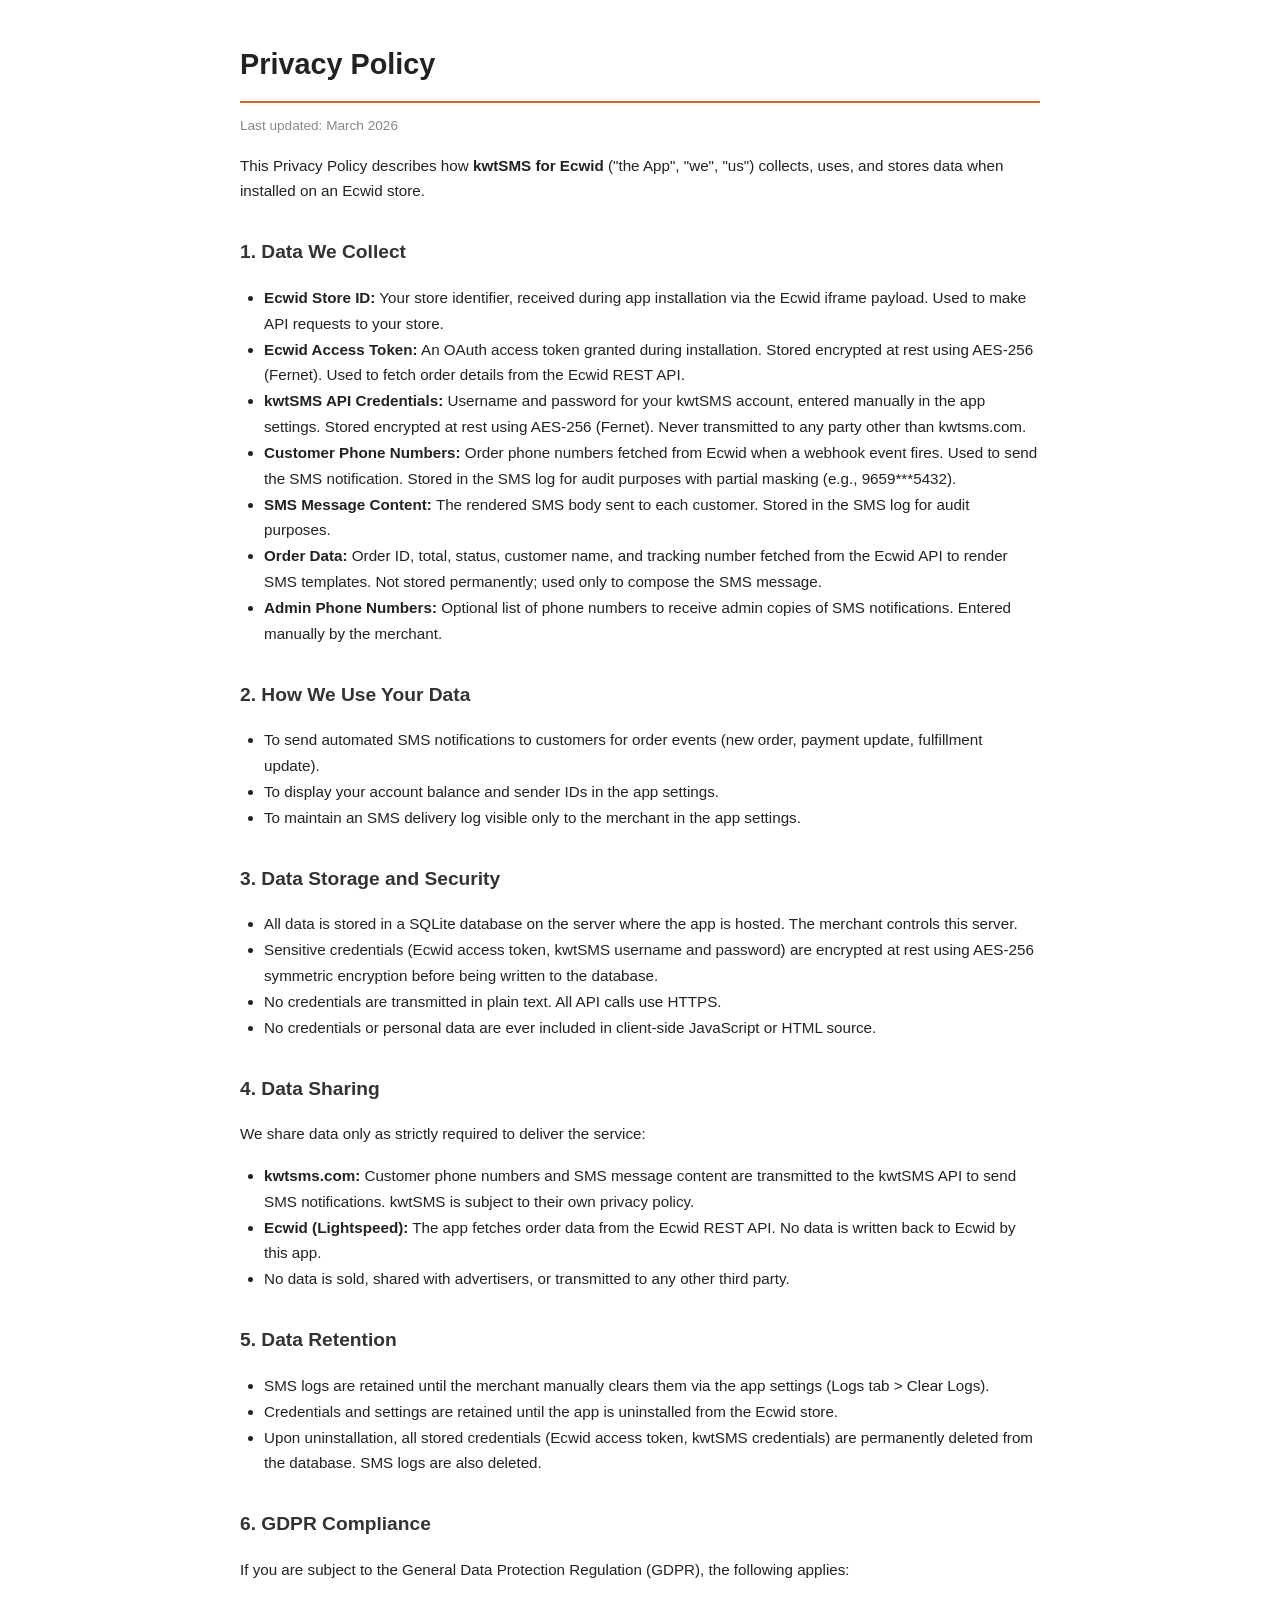
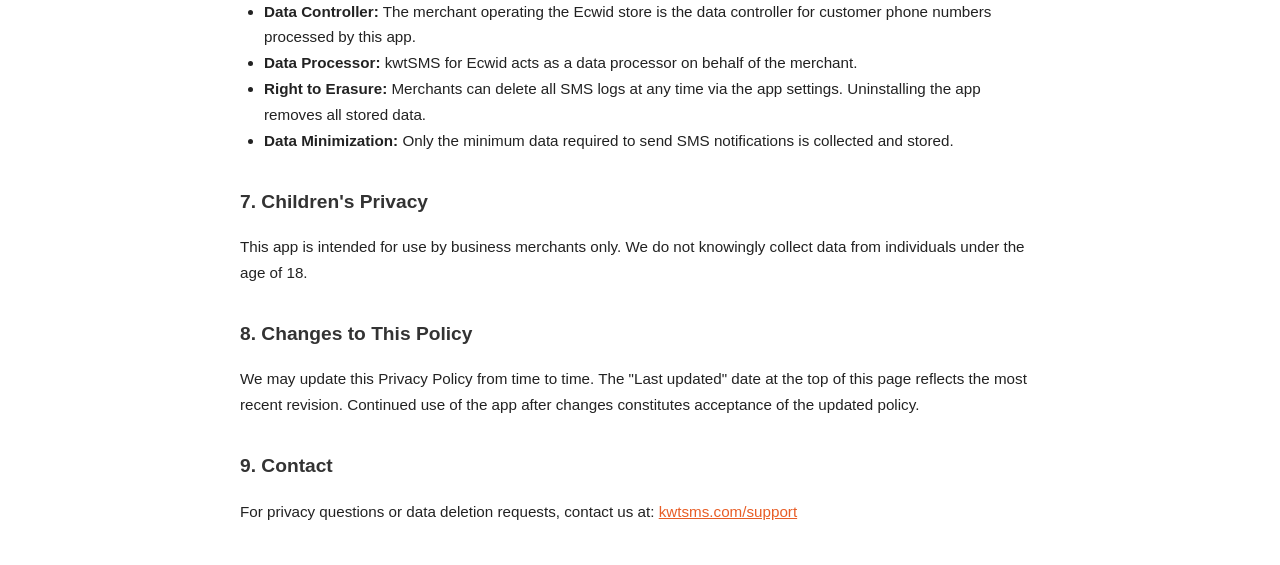
<file: app/static/privacy-policy.html>
<!DOCTYPE html>
<html lang="en">
<head>
  <meta charset="UTF-8">
  <meta name="viewport" content="width=device-width, initial-scale=1.0">
  <title>Privacy Policy: kwtSMS for Ecwid</title>
  <style>
    body { font-family: -apple-system, BlinkMacSystemFont, "Segoe UI", sans-serif; max-width: 800px; margin: 40px auto; padding: 0 24px; color: #222; line-height: 1.7; }
    h1 { font-size: 1.8rem; border-bottom: 2px solid #e85d26; padding-bottom: 12px; }
    h2 { font-size: 1.2rem; margin-top: 2rem; color: #333; }
    p, li { font-size: 0.95rem; }
    ul { padding-left: 1.5rem; }
    a { color: #e85d26; }
    .updated { color: #888; font-size: 0.85rem; margin-top: -8px; }
  </style>
</head>
<body>

<h1>Privacy Policy</h1>
<p class="updated">Last updated: March 2026</p>

<p>This Privacy Policy describes how <strong>kwtSMS for Ecwid</strong> ("the App", "we", "us") collects, uses, and stores data when installed on an Ecwid store.</p>

<h2>1. Data We Collect</h2>
<ul>
  <li><strong>Ecwid Store ID:</strong> Your store identifier, received during app installation via the Ecwid iframe payload. Used to make API requests to your store.</li>
  <li><strong>Ecwid Access Token:</strong> An OAuth access token granted during installation. Stored encrypted at rest using AES-256 (Fernet). Used to fetch order details from the Ecwid REST API.</li>
  <li><strong>kwtSMS API Credentials:</strong> Username and password for your kwtSMS account, entered manually in the app settings. Stored encrypted at rest using AES-256 (Fernet). Never transmitted to any party other than kwtsms.com.</li>
  <li><strong>Customer Phone Numbers:</strong> Order phone numbers fetched from Ecwid when a webhook event fires. Used to send the SMS notification. Stored in the SMS log for audit purposes with partial masking (e.g., 9659***5432).</li>
  <li><strong>SMS Message Content:</strong> The rendered SMS body sent to each customer. Stored in the SMS log for audit purposes.</li>
  <li><strong>Order Data:</strong> Order ID, total, status, customer name, and tracking number fetched from the Ecwid API to render SMS templates. Not stored permanently; used only to compose the SMS message.</li>
  <li><strong>Admin Phone Numbers:</strong> Optional list of phone numbers to receive admin copies of SMS notifications. Entered manually by the merchant.</li>
</ul>

<h2>2. How We Use Your Data</h2>
<ul>
  <li>To send automated SMS notifications to customers for order events (new order, payment update, fulfillment update).</li>
  <li>To display your account balance and sender IDs in the app settings.</li>
  <li>To maintain an SMS delivery log visible only to the merchant in the app settings.</li>
</ul>

<h2>3. Data Storage and Security</h2>
<ul>
  <li>All data is stored in a SQLite database on the server where the app is hosted. The merchant controls this server.</li>
  <li>Sensitive credentials (Ecwid access token, kwtSMS username and password) are encrypted at rest using AES-256 symmetric encryption before being written to the database.</li>
  <li>No credentials are transmitted in plain text. All API calls use HTTPS.</li>
  <li>No credentials or personal data are ever included in client-side JavaScript or HTML source.</li>
</ul>

<h2>4. Data Sharing</h2>
<p>We share data only as strictly required to deliver the service:</p>
<ul>
  <li><strong>kwtsms.com:</strong> Customer phone numbers and SMS message content are transmitted to the kwtSMS API to send SMS notifications. kwtSMS is subject to their own privacy policy.</li>
  <li><strong>Ecwid (Lightspeed):</strong> The app fetches order data from the Ecwid REST API. No data is written back to Ecwid by this app.</li>
  <li>No data is sold, shared with advertisers, or transmitted to any other third party.</li>
</ul>

<h2>5. Data Retention</h2>
<ul>
  <li>SMS logs are retained until the merchant manually clears them via the app settings (Logs tab &gt; Clear Logs).</li>
  <li>Credentials and settings are retained until the app is uninstalled from the Ecwid store.</li>
  <li>Upon uninstallation, all stored credentials (Ecwid access token, kwtSMS credentials) are permanently deleted from the database. SMS logs are also deleted.</li>
</ul>

<h2>6. GDPR Compliance</h2>
<p>If you are subject to the General Data Protection Regulation (GDPR), the following applies:</p>
<ul>
  <li><strong>Data Controller:</strong> The merchant operating the Ecwid store is the data controller for customer phone numbers processed by this app.</li>
  <li><strong>Data Processor:</strong> kwtSMS for Ecwid acts as a data processor on behalf of the merchant.</li>
  <li><strong>Right to Erasure:</strong> Merchants can delete all SMS logs at any time via the app settings. Uninstalling the app removes all stored data.</li>
  <li><strong>Data Minimization:</strong> Only the minimum data required to send SMS notifications is collected and stored.</li>
</ul>

<h2>7. Children's Privacy</h2>
<p>This app is intended for use by business merchants only. We do not knowingly collect data from individuals under the age of 18.</p>

<h2>8. Changes to This Policy</h2>
<p>We may update this Privacy Policy from time to time. The "Last updated" date at the top of this page reflects the most recent revision. Continued use of the app after changes constitutes acceptance of the updated policy.</p>

<h2>9. Contact</h2>
<p>For privacy questions or data deletion requests, contact us at: <a href="https://www.kwtsms.com/support.html">kwtsms.com/support</a></p>

</body>
</html>
</file>
